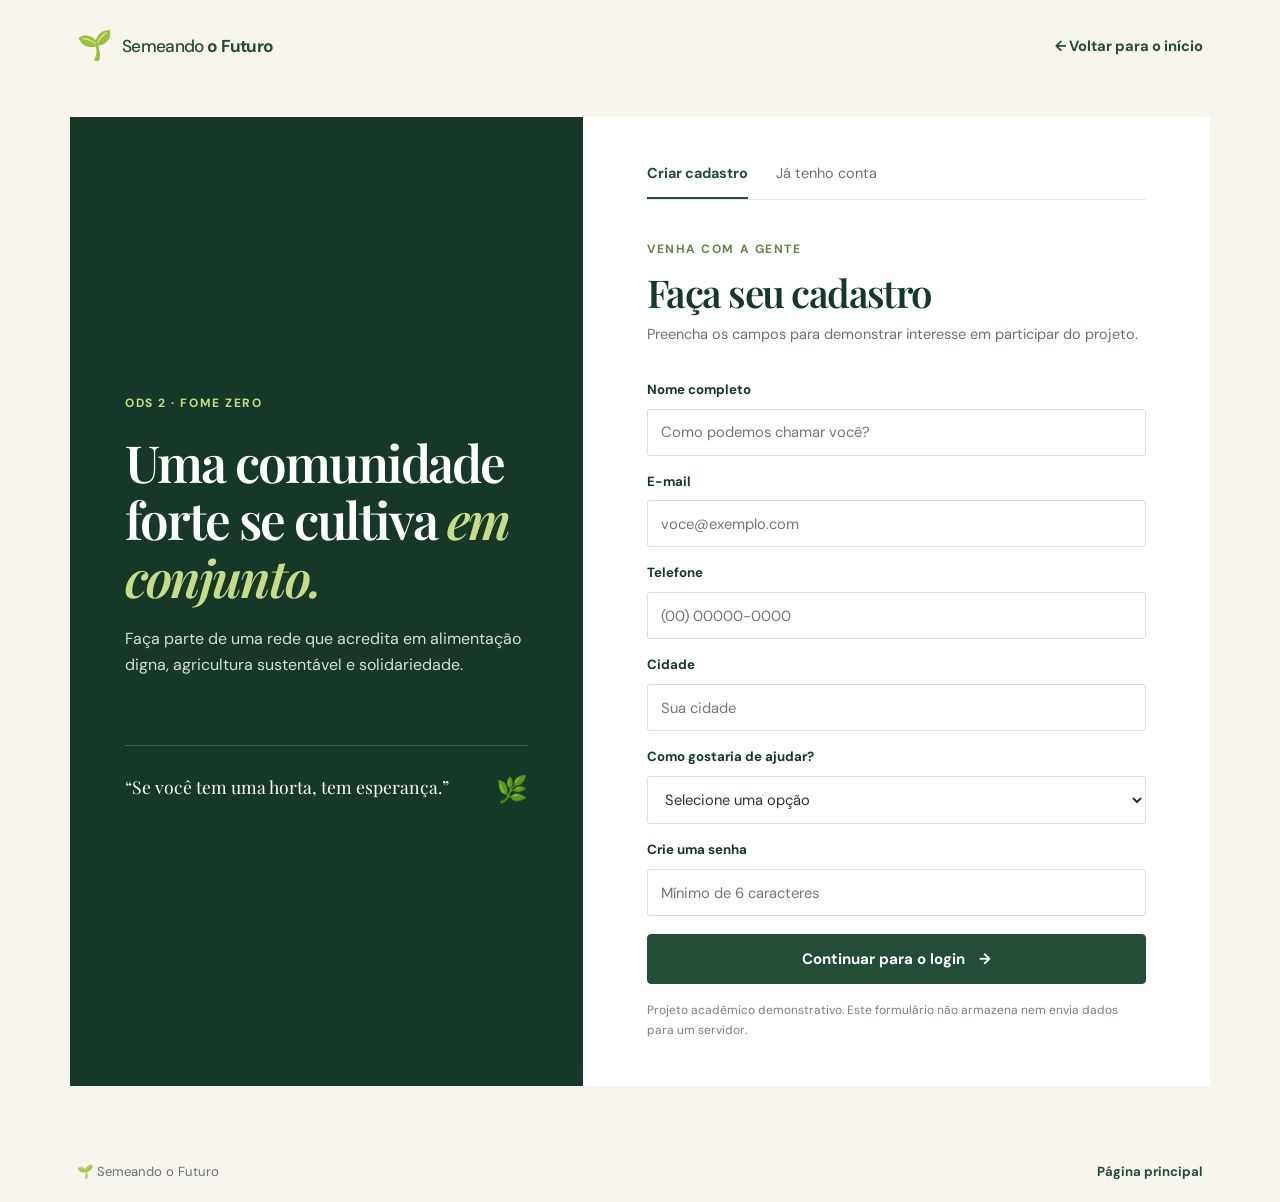
<file: cadastro.html>
<!DOCTYPE html>
<html lang="pt-BR">
<head>
  <meta charset="UTF-8">
  <meta name="viewport" content="width=device-width, initial-scale=1.0">
  <meta name="description" content="Cadastre-se para participar do projeto Semeando o Futuro.">
  <title>Cadastro e login | Semeando o Futuro</title>
  <link rel="preconnect" href="https://fonts.googleapis.com">
  <link rel="preconnect" href="https://fonts.gstatic.com" crossorigin>
  <link href="https://fonts.googleapis.com/css2?family=DM+Sans:wght@400;500;700&family=Playfair+Display:wght@600;700&display=swap" rel="stylesheet">
  <link rel="stylesheet" href="css/style.css">
</head>
<body class="pagina-acesso">
  <header class="topo topo-acesso">
    <a class="marca" href="index.html"><span class="marca-icone">🌱</span><span>Semeando <strong>o Futuro</strong></span></a>
    <a class="link-secundario" href="index.html">← Voltar para o início</a>
  </header>
  <main class="acesso-layout">
    <section class="acesso-lateral">
      <span class="etiqueta etiqueta-clara">ODS 2 · Fome Zero</span>
      <h1>Uma comunidade forte se cultiva <em>em conjunto.</em></h1>
      <p>Faça parte de uma rede que acredita em alimentação digna, agricultura sustentável e solidariedade.</p>
      <div class="frase-lateral">“Se você tem uma horta, tem esperança.” <span>🌿</span></div>
    </section>
    <section class="formulario-area">
      <div class="abas" aria-label="Acesso">
        <a class="aba ativa" href="#cadastro">Criar cadastro</a>
        <a class="aba" href="login.html">Já tenho conta</a>
      </div>
      <div id="cadastro">
        <span class="etiqueta">Venha com a gente</span>
        <h2>Faça seu cadastro</h2>
        <p class="texto-form">Preencha os campos para demonstrar interesse em participar do projeto.</p>
        <form action="login.html" method="get">
          <label for="nome">Nome completo</label>
          <input type="text" id="nome" name="nome" placeholder="Como podemos chamar você?" autocomplete="name" required>
          <label for="email">E-mail</label>
          <input type="email" id="email" name="email" placeholder="voce@exemplo.com" autocomplete="email" required>
          <label for="telefone">Telefone</label>
          <input type="tel" id="telefone" name="telefone" placeholder="(00) 00000-0000" autocomplete="tel" required>
          <label for="cidade">Cidade</label>
          <input type="text" id="cidade" name="cidade" placeholder="Sua cidade" autocomplete="address-level2" required>
          <label for="interesse">Como gostaria de ajudar?</label>
          <select id="interesse" name="interesse" required>
            <option value="">Selecione uma opção</option>
            <option>Horta comunitária</option>
            <option>Campanha de alimentos</option>
            <option>Educação ambiental</option>
            <option>Divulgação e voluntariado</option>
          </select>
          <label for="senha">Crie uma senha</label>
          <input type="password" id="senha" name="senha" minlength="6" placeholder="Mínimo de 6 caracteres" autocomplete="new-password" required>
          <button class="botao botao-largo" type="submit">Continuar para o login <span aria-hidden="true">→</span></button>
        </form>
        <p class="aviso-form">Projeto acadêmico demonstrativo. Este formulário não armazena nem envia dados para um servidor.</p>
      </div>
    </section>
  </main>
  <footer class="rodape-acesso"><span>🌱 Semeando o Futuro</span><a href="index.html">Página principal</a></footer>
</body>
</html>
</file>
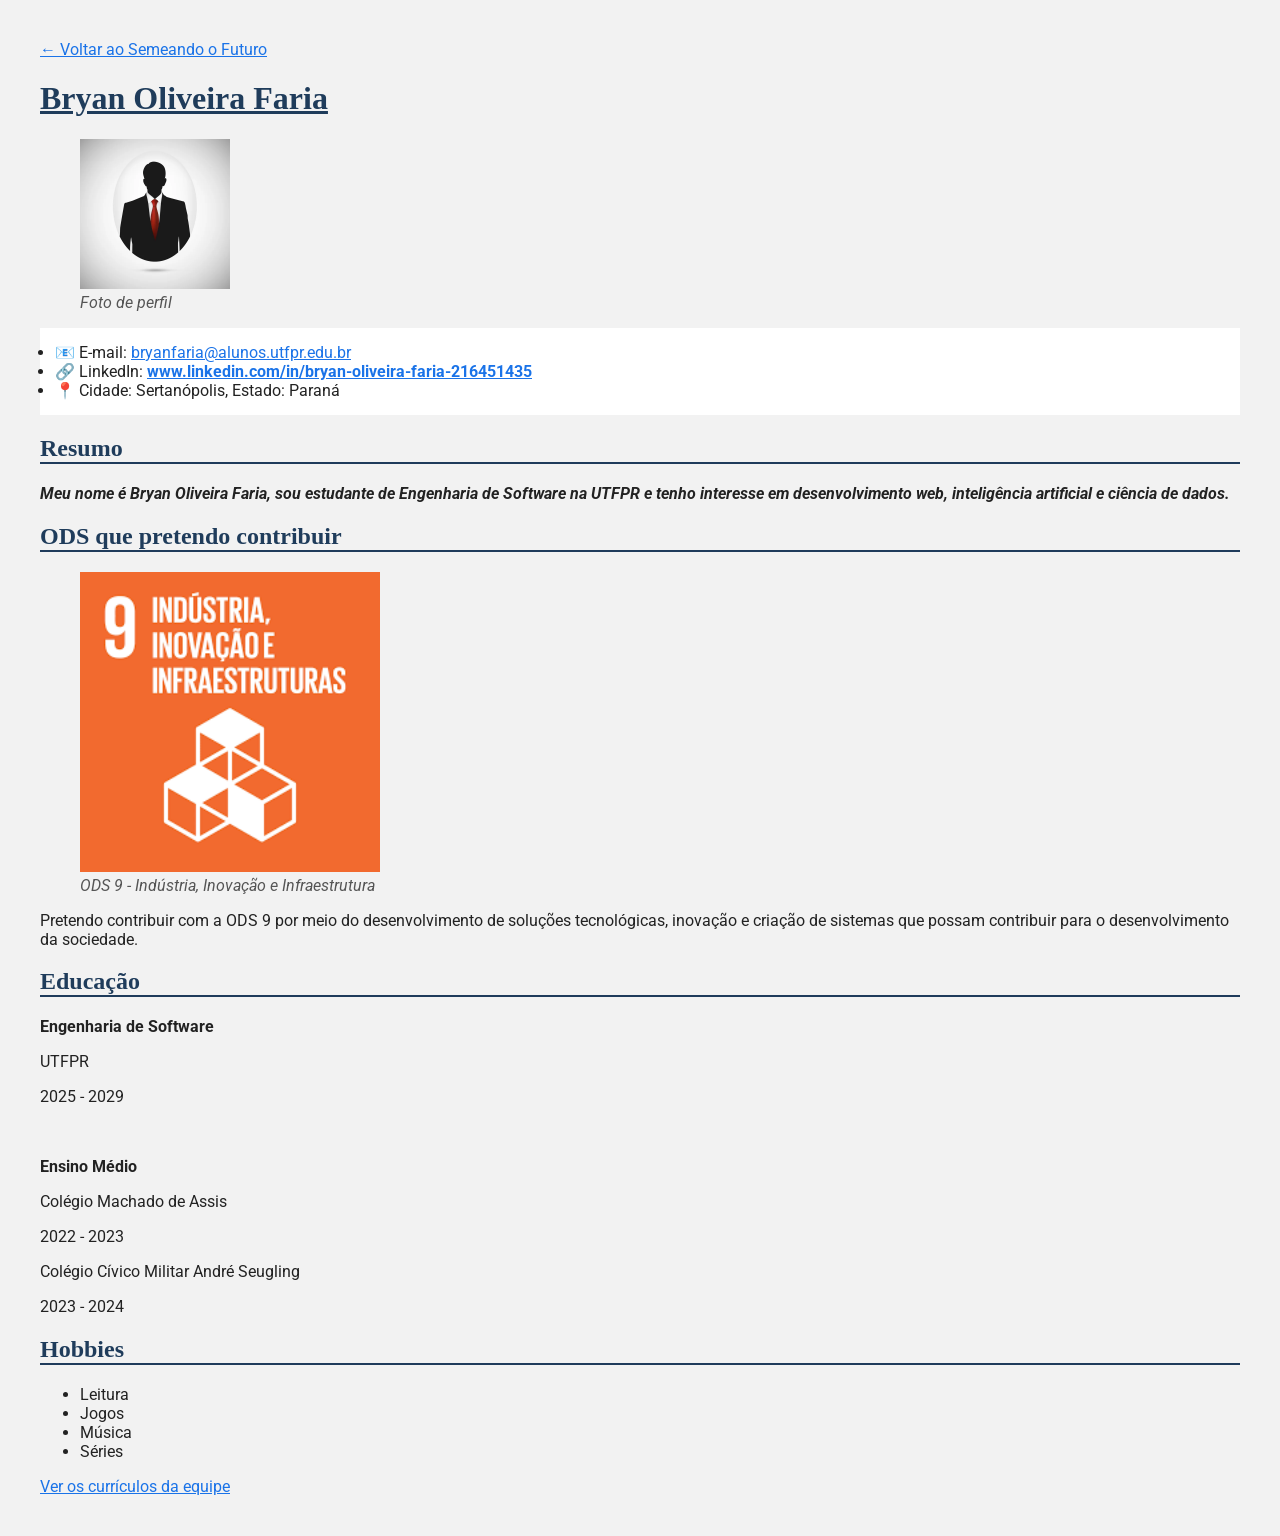
<file: curriculo-bryan.html>
<!DOCTYPE html>
<html lang="pt-BR">

<head>
    <meta charset="UTF-8">
    <meta name="viewport" content="width=device-width, initial-scale=1.0">
    <title>Currículo - Bryan Oliveira Faria | Semeando o Futuro</title>

    <link rel="stylesheet" type="text/css" href="css/estilo-bryan.css">
</head>

<body>
    <p><a href="index.html">← Voltar ao Semeando o Futuro</a></p>

    
    <h1 id="nome">Bryan Oliveira Faria</h1>

    <!-- Foto de perfil padrão utilizada no currículo. -->
    <figure>
        <img src="Meu CurriculoN/figs/perfil.jpg" alt="Foto de perfil de Bryan Oliveira Faria" width="150">
        <figcaption>Foto de perfil</figcaption>
    </figure>

    
    <ul class="contato">

        <li>
            📧 E-mail:
            <a href="mailto:bryanfaria@alunos.utfpr.edu.br">
                bryanfaria@alunos.utfpr.edu.br
            </a>
        </li>

        <li>
            🔗 LinkedIn:
            <a href="https://www.linkedin.com/in/bryan-oliveira-faria-216451435/" target="_blank">
                www.linkedin.com/in/bryan-oliveira-faria-216451435
            </a>
        </li>

        <li>
            📍 Cidade: Sertanópolis, Estado: Paraná
        </li>

    </ul>


    
    <h2>Resumo</h2>

    <p class="destaque">
        Meu nome é Bryan Oliveira Faria, sou estudante de Engenharia de Software na UTFPR e tenho interesse em desenvolvimento web, inteligência artificial e ciência de dados.
    </p>


    
    <h2>ODS que pretendo contribuir</h2>

    <figure>
        <img src="Meu CurriculoN/figs/ods9.png"
             alt="ODS 9 - Indústria, Inovação e Infraestrutura"
             width="300">

        <figcaption>
            ODS 9 - Indústria, Inovação e Infraestrutura
        </figcaption>
    </figure>

    <p>
        Pretendo contribuir com a ODS 9 por meio do desenvolvimento de soluções
        tecnológicas, inovação e criação de sistemas que possam contribuir para
        o desenvolvimento da sociedade.
    </p>


    
    <h2>Educação</h2>

    <p><strong>Engenharia de Software</strong></p>
    <p>UTFPR</p>
    <p>2025 - 2029</p>

    <br>

    <p><strong>Ensino Médio</strong></p>
    <p>Colégio Machado de Assis</p>
    <p>2022 - 2023</p>

    <p>Colégio Cívico Militar André Seugling</p>
    <p>2023 - 2024</p>


    
    <h2>Hobbies</h2>

    <ul>
        <li>Leitura</li>
        <li>Jogos</li>
        <li>Música</li>
        <li>Séries</li>
    </ul>

<p><a href="curriculo.html">Ver os currículos da equipe</a></p>
</body>
</html>
</file>
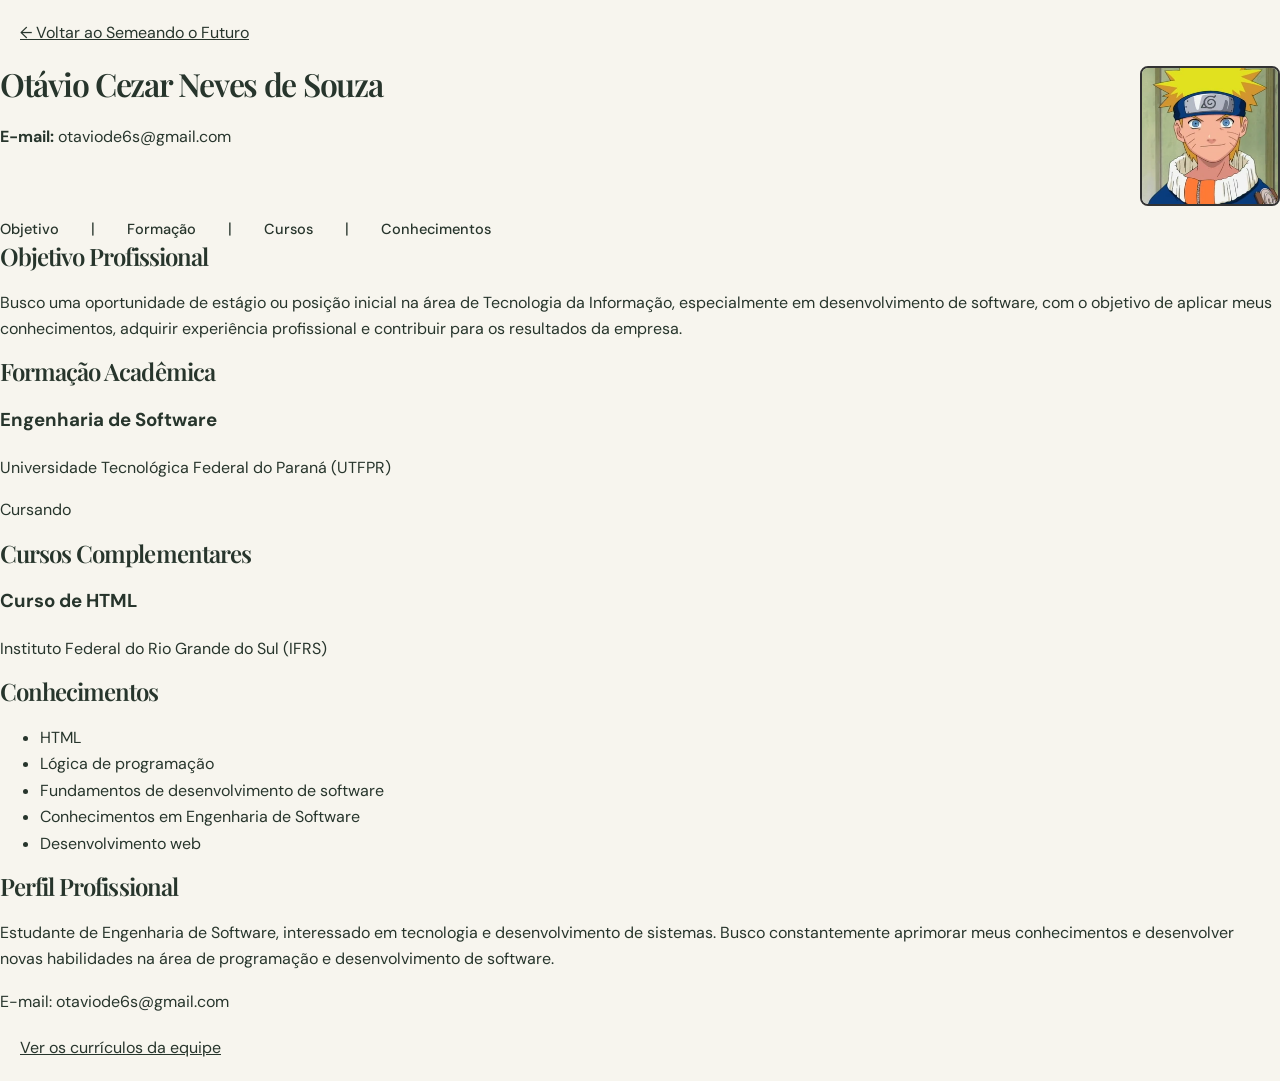
<file: curriculo-otavio.html>
<!DOCTYPE html>
<html lang="pt-br">

<head>
  <meta charset="UTF-8">
  <meta name="viewport" content="width=device-width, initial-scale=1.0">
  <title>Currículo - Otávio Cezar Neves de Souza | Semeando o Futuro</title>
  <link rel="stylesheet" href="css/style.css">

  <style>
    header {
      position: relative;
      padding-right: 180px;
      min-height: 150px;
    }
    .foto-curriculo {
      position: absolute;
      top: 0;
      right: 0;
      width: 140px;
      height: 140px;
      overflow: hidden;
      border-radius: 8px;
      border: 2px solid #333;
    }
    .foto-curriculo img {
      width: 100%;
      height: 100%;
      object-fit: cover;
    }
  </style>

</head>

<body class="curriculo-body">
  <p style="margin:20px"><a href="index.html">← Voltar ao Semeando o Futuro</a></p>
  <header>
    <h1>Otávio Cezar Neves de Souza</h1>
    <p><strong>E-mail:</strong> otaviode6s@gmail.com</p>
  
    <div class="foto-curriculo">
      <img src="[data-uri]" alt="Foto do currículo">
    </div>
  </header>

  <nav>
    <a href="#objetivo">Objetivo</a> |
    <a href="#formacao">Formação</a> |
    <a href="#cursos">Cursos</a> |
    <a href="#conhecimentos">Conhecimentos</a>
  </nav>

  <section id="objetivo">
    <h2>Objetivo Profissional</h2>
    <p>Busco uma oportunidade de estágio ou posição inicial na área de Tecnologia da Informação,
      especialmente em desenvolvimento de software, com o objetivo de aplicar meus conhecimentos,
      adquirir experiência profissional e contribuir para os resultados da empresa.</p>
  </section>

  <section id="formacao">
    <h2>Formação Acadêmica</h2>
    <h3>Engenharia de Software</h3>
    <p>Universidade Tecnológica Federal do Paraná (UTFPR)</p>
    <p>Cursando</p>
  </section>

  <section id="cursos">
    <h2>Cursos Complementares</h2>
    <h3>Curso de HTML</h3>
    <p>Instituto Federal do Rio Grande do Sul (IFRS)</p>
  </section>

  <article id="conhecimentos">
    <h2>Conhecimentos</h2>
    <ul>
      <li>HTML</li>
      <li>Lógica de programação</li>
      <li>Fundamentos de desenvolvimento de software</li>
      <li>Conhecimentos em Engenharia de Software</li>
      <li>Desenvolvimento web</li>
    </ul>
  </article>

  <section>
    <h2>Perfil Profissional</h2>
    <p>Estudante de Engenharia de Software, interessado em tecnologia e desenvolvimento de sistemas.
      Busco constantemente aprimorar meus conhecimentos e desenvolver novas habilidades na área de
      programação e desenvolvimento de software.</p>
  </section>

  <footer>
    <p>E-mail: otaviode6s@gmail.com</p>
  </footer>
<p style="margin:20px"><a href="curriculo.html">Ver os currículos da equipe</a></p>
</body>

</html>
</file>
<file: css/style.css>
@import url('https://fonts.googleapis.com/css2?family=DM+Sans:wght@400;500;700&family=Playfair+Display:wght@600;700&display=swap');

:root {
  --verde: #244d38;
  --verde-escuro: #173828;
  --verde-claro: #dce8d8;
  --lima: #c8dc87;
  --creme: #f7f5ee;
  --papel: #fffefa;
  --texto: #27352c;
  --cinza: #68736b;
  --linha: #e4e7dd;
  --serif: "Playfair Display", Georgia, serif;
  --sans: "DM Sans", Arial, sans-serif;
}
* { box-sizing: border-box; }
html { scroll-behavior: smooth; }
body { margin: 0; color: var(--texto); background: var(--papel); font-family: var(--sans); line-height: 1.65; }
a { color: inherit; }
img { display: block; max-width: 100%; }
.topo { display: flex; align-items: center; justify-content: space-between; gap: 24px; padding: 22px max(6vw, 24px); background: var(--papel); }
.marca { display: inline-flex; align-items: center; gap: 10px; text-decoration: none; font-size: 1.08rem; letter-spacing: -.04em; color: var(--verde); font-weight: 500; }
.marca strong { font-weight: 700; }
.marca-icone { font-size: 1.8rem; }
nav { display: flex; align-items: center; gap: clamp(14px, 2.5vw, 34px); }
nav a { font-size: .91rem; text-decoration: none; font-weight: 500; }
nav a:not(.botao):hover, .link-secundario:hover, .rodape a:hover { color: #6c8c47; }
.botao { display: inline-flex; align-items: center; justify-content: center; gap: 14px; padding: 14px 22px; border: 1px solid var(--verde); border-radius: 4px; background: var(--verde); color: white; text-decoration: none; font-family: var(--sans); font-size: .94rem; font-weight: 700; transition: transform .2s, background .2s; cursor: pointer; }
.botao:hover { background: var(--verde-escuro); transform: translateY(-2px); }
.botao-pequeno { padding: 10px 15px; font-size: .86rem; }
.botao-largo { width: 100%; margin-top: 10px; }
.link-secundario { color: var(--verde); text-decoration: none; font-weight: 700; font-size: .92rem; }
.hero { display: grid; grid-template-columns: 1fr 1fr; align-items: center; gap: 5vw; padding: 65px max(8vw, 24px) 78px; background: var(--creme); }
.hero-texto { max-width: 590px; }
.etiqueta { display: inline-block; color: #65834a; font-size: .75rem; text-transform: uppercase; letter-spacing: .13em; font-weight: 700; }
h1, h2, h3, p { margin-top: 0; }
h1, h2 { font-family: var(--serif); font-weight: 600; line-height: 1.12; letter-spacing: -.04em; }
.hero h1 { max-width: 610px; margin: 18px 0 20px; color: var(--verde-escuro); font-size: clamp(2.8rem, 5.1vw, 5rem); }
h1 em, h2 em { color: #78954e; font-weight: 600; }
.hero-texto > p { max-width: 500px; color: var(--cinza); font-size: 1.05rem; }
.hero-acoes { display: flex; align-items: center; gap: 26px; margin-top: 28px; flex-wrap: wrap; }
.hero-imagem { position: relative; min-width: 0; }
.hero-imagem > img { width: 100%; height: 490px; object-fit: cover; border-radius: 48% 48% 5px 5px; }
.selo { position: absolute; right: -22px; bottom: 28px; display: flex; align-items: center; gap: 12px; padding: 18px 21px; border-radius: 4px; background: white; box-shadow: 0 12px 35px #1d38201a; font-size: .88rem; line-height: 1.35; }
.selo span { font-size: 1.8rem; }
.mini-dados { display: flex; gap: 25px; margin-top: 42px; flex-wrap: wrap; }
.mini-dados div { display: flex; align-items: center; gap: 8px; font-size: .78rem; color: var(--cinza); }
.mini-dados strong { font-size: 1.2rem; }
.faixa { display: flex; justify-content: space-around; gap: 20px; flex-wrap: wrap; padding: 22px 7vw; background: var(--verde); color: #f7f5e9; font-family: var(--serif); font-size: 1.2rem; }
.secao { padding: 100px max(8vw, 24px); }
.sobre { display: grid; grid-template-columns: 1fr 1fr; gap: 9vw; align-items: start; }
.secao h2 { color: var(--verde-escuro); font-size: clamp(2.1rem, 3.7vw, 3.5rem); margin: 15px 0 0; }
.sobre-conteudo p { color: var(--cinza); }
.sobre-conteudo .texto-destaque { color: var(--verde); font-family: var(--serif); font-size: 1.45rem; line-height: 1.45; }
.seta-link { display: inline-flex; gap: 20px; align-items: center; margin-top: 10px; color: var(--verde); text-decoration: none; font-weight: 700; }
.acoes { background: #f5f6ef; }
.centro { text-align: center; max-width: 700px; margin: 0 auto 45px; }
.centro h2 { margin-bottom: 15px; }
.centro > p { color: var(--cinza); }
.cartoes { display: grid; grid-template-columns: repeat(3, 1fr); gap: 24px; max-width: 1200px; margin: 0 auto; }
.cartao { overflow: hidden; background: white; border: 1px solid var(--linha); border-radius: 5px; }
.cartao > img { width: 100%; height: 230px; object-fit: cover; }
.cartao-corpo { padding: 25px; }
.numero { color: #779153; font-size: .72rem; font-weight: 700; letter-spacing: .12em; }
.cartao h3 { margin: 10px 0; color: var(--verde); font-family: var(--serif); font-size: 1.55rem; line-height: 1.25; }
.cartao p { min-height: 96px; margin-bottom: 14px; color: var(--cinza); font-size: .92rem; }
.cartao a { color: var(--verde); font-size: .88rem; font-weight: 700; text-decoration: none; }
.impacto { display: grid; grid-template-columns: 1fr .85fr; align-items: center; gap: 8vw; background: var(--verde-escuro); color: white; }
.impacto h2 { color: white; margin-bottom: 20px; }
.impacto h2 em { color: var(--lima); }
.impacto-texto > p { color: #d5dfd4; }
.impacto > img { width: 100%; height: 480px; object-fit: cover; border-radius: 4px; }
.etiqueta-clara { color: var(--lima); }
.lista-dicas { display: grid; gap: 12px; padding: 0; margin: 25px 0 0; list-style: none; color: #f1f4ec; }
.lista-dicas li { display: flex; align-items: flex-start; gap: 12px; }
.lista-dicas li span { display: inline-flex; justify-content: center; align-items: center; flex: 0 0 24px; width: 24px; height: 24px; border-radius: 50%; background: #385a43; color: var(--lima); font-weight: 700; }
.participar { display: flex; justify-content: space-between; align-items: center; gap: 35px; background: var(--verde-claro); }
.participar h2 { max-width: 650px; margin: 10px 0; font-size: clamp(2.2rem, 4vw, 3.5rem); }
.participar p { max-width: 650px; margin-bottom: 0; color: var(--cinza); }
.rodape { padding: 40px max(6vw, 24px) 20px; background: #f7f5ee; }
.rodape-superior { display: flex; align-items: center; justify-content: space-between; gap: 30px; padding-bottom: 30px; }
.rodape-superior p { max-width: 390px; margin: 0; color: var(--cinza); font-size: .9rem; }
.redes { display: flex; gap: 10px; }
.redes a { display: grid; place-items: center; width: 38px; height: 38px; border: 1px solid #ccd4c6; border-radius: 50%; text-decoration: none; color: var(--verde); font-size: 1.25rem; }
.rodape-inferior { display: flex; justify-content: space-between; gap: 20px; flex-wrap: wrap; padding-top: 20px; border-top: 1px solid var(--linha); color: var(--cinza); font-size: .78rem; }
.rodape-inferior a { color: var(--verde); font-weight: 700; text-decoration: none; }
.pagina-acesso { min-height: 100vh; background: var(--creme); }
.topo-acesso { background: transparent; }
.acesso-layout { display: grid; grid-template-columns: .9fr 1.1fr; max-width: 1200px; min-height: calc(100vh - 150px); margin: 0 auto; padding: 25px 30px 55px; }
.acesso-lateral { display: flex; flex-direction: column; justify-content: center; padding: 55px; background: var(--verde-escuro); color: white; }
.acesso-lateral h1 { margin: 20px 0; font-size: clamp(2.5rem, 4vw, 4rem); }
.acesso-lateral h1 em { color: var(--lima); }
.acesso-lateral p { color: #d5dfd4; }
.frase-lateral { display: flex; align-items: center; justify-content: space-between; gap: 10px; margin-top: 50px; padding-top: 20px; border-top: 1px solid #ffffff30; font-family: var(--serif); font-size: 1.1rem; }
.frase-lateral span { font-size: 1.6rem; }
.formulario-area { align-self: center; padding: 45px clamp(24px, 5vw, 65px); background: white; }
.abas { display: flex; gap: 28px; margin-bottom: 35px; border-bottom: 1px solid var(--linha); }
.aba { padding-bottom: 12px; color: var(--cinza); text-decoration: none; font-size: .9rem; }
.aba.ativa { border-bottom: 2px solid var(--verde); color: var(--verde); font-weight: 700; }
.formulario-area h2, .formulario-area h1 { margin: 9px 0; color: var(--verde-escuro); font-size: 2.4rem; }
.texto-form { color: var(--cinza); font-size: .91rem; }
form { display: grid; gap: 8px; margin-top: 25px; }
label { margin-top: 7px; color: var(--verde-escuro); font-size: .83rem; font-weight: 700; }
input, select { width: 100%; min-height: 47px; padding: 12px 13px; border: 1px solid #d9dfd6; border-radius: 3px; background: #fff; color: var(--texto); font: 400 .92rem var(--sans); }
input:focus, select:focus { outline: 2px solid #9db77d; outline-offset: 1px; }
.aviso-form { margin: 17px 0 0; color: #778078; font-size: .75rem; }
.texto-link { color: var(--verde); font-weight: 700; }
.login-layout { display: grid; grid-template-columns: 1fr 1fr; max-width: 1050px; min-height: calc(100vh - 150px); margin: 0 auto; padding: 25px 30px 55px; }
.login-ilustracao { position: relative; min-height: 560px; }
.login-ilustracao img { width: 100%; height: 100%; position: absolute; inset: 0; object-fit: cover; }
.login-ilustracao > div { position: absolute; inset: auto 0 0; padding: 45px; background: linear-gradient(transparent, #173828e8); color: white; }
.login-ilustracao > div span { font-size: 2rem; }
.login-ilustracao h2 { margin: 12px 0 0; font-size: 2.1rem; }
.login-form { width: 100%; }
.login-form form { margin-top: 30px; }
.rodape-acesso { display: flex; justify-content: space-between; padding: 20px max(6vw, 24px); color: var(--cinza); font-size: .82rem; }
.rodape-acesso a { color: var(--verde); text-decoration: none; font-weight: 700; }
.curriculo-body { background: var(--creme); }
.curriculo { max-width: 800px; min-height: 65vh; margin: 40px auto; padding: 50px; background: white; }
.curriculo h1 { margin: 12px 0; color: var(--verde); font-size: 2.8rem; }
.curriculo h2 { margin-top: 30px; color: var(--verde); }
.curriculo p { color: var(--cinza); }
.curriculo-aviso { margin: 25px 0; padding: 18px; border-left: 4px solid #94aa68; background: #f2f5eb; }
@media (max-width: 850px) {
  .topo { align-items: flex-start; }
  nav { justify-content: flex-end; flex-wrap: wrap; }
  .hero { gap: 30px; padding-top: 45px; }
  .hero-imagem > img { height: 390px; }
  .mini-dados { gap: 12px; }
  .sobre { gap: 35px; }
  .cartoes { grid-template-columns: 1fr 1fr; }
  .cartao:last-child { grid-column: 1 / -1; max-width: calc(50% - 12px); }
  .impacto { gap: 35px; }
  .acesso-layout { grid-template-columns: .8fr 1.2fr; padding-inline: 18px; }
  .acesso-lateral { padding: 30px; }
  .formulario-area { padding: 30px; }
}
@media (max-width: 620px) {
  .topo { flex-direction: column; padding: 18px 20px; }
  nav { justify-content: flex-start; gap: 12px 18px; }
  nav a { font-size: .83rem; }
  .hero, .sobre, .impacto, .acesso-layout, .login-layout { grid-template-columns: 1fr; }
  .hero { padding: 45px 24px 55px; }
  .hero h1 { font-size: 3rem; }
  .hero-imagem > img { height: 350px; }
  .selo { right: 8px; }
  .mini-dados { margin-top: 28px; }
  .faixa { font-size: 1rem; padding: 18px; }
  .secao { padding: 65px 24px; }
  .sobre { gap: 25px; }
  .cartoes { grid-template-columns: 1fr; }
  .cartao:last-child { grid-column: auto; max-width: none; }
  .cartao p { min-height: 0; }
  .impacto > img { height: 300px; }
  .participar { align-items: flex-start; flex-direction: column; }
  .rodape-superior { align-items: flex-start; flex-direction: column; }
  .rodape-inferior { flex-direction: column; gap: 8px; }
  .acesso-layout, .login-layout { padding: 12px 18px 30px; }
  .acesso-lateral { padding: 35px 25px; }
  .acesso-lateral h1 { font-size: 2.7rem; }
  .frase-lateral { margin-top: 25px; }
  .formulario-area { padding: 30px 22px; }
  .login-ilustracao { min-height: 280px; }
  .login-ilustracao > div { padding: 25px; }
  .login-ilustracao h2 { font-size: 1.6rem; }
  .rodape-acesso { padding: 18px 20px; }
  .curriculo { margin: 20px; padding: 28px; }
}
</file>
<file: css/estilo-bryan.css>
@import url('https://fonts.googleapis.com/css2?family=Roboto&display=swap');


body {
    font-family: 'Roboto', Arial, sans-serif;
    background-color: #f2f2f2;
    color: #222222;
    margin: 40px;
}


#nome {
    font-family: Georgia, serif;
    font-size: 32px;
    color: #1f3c5b;
    font-weight: bold;
    text-decoration: underline;
}


h2 {
    font-family: Georgia, serif;
    color: #1f3c5b;
    border-bottom: 2px solid #1f3c5b;
}


.destaque {
    font-style: italic;
    font-weight: bold;
}


.contato {
    background-color: #ffffff;
    padding: 15px;
}


a[target="_blank"] {
    font-weight: bold;
}


a {
    color: #1a73e8;
}

a:visited {
    color: #1a73e8;
}


a:hover {
    color: #e63946;
}

a:active {
    color: #ff8800;
}


figcaption {
    font-style: italic;
    color: #555555;
}
</file>
